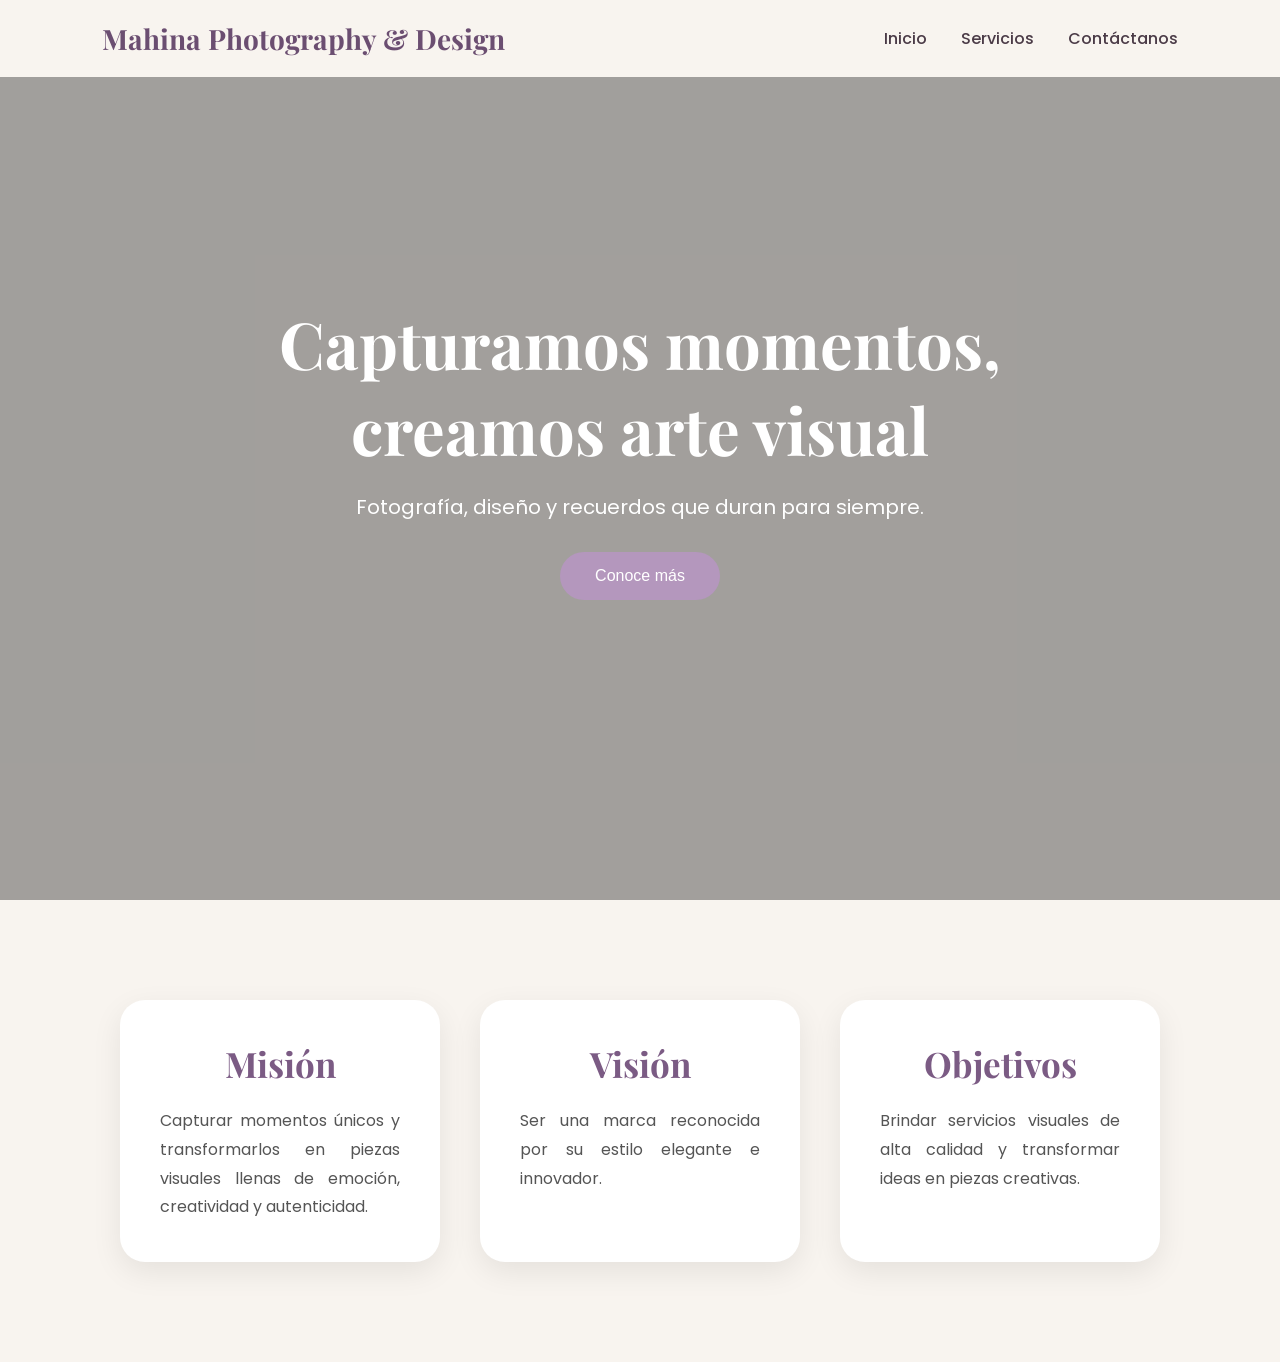
<file: Index.html>
<!DOCTYPE html>
<html lang="es">

<head>

    <meta charset="UTF-8">
    <meta name="viewport" content="width=device-width, initial-scale=1.0">

    <title>Mahina Photography & Design</title>

    <!-- Tipografías -->
    <link rel="preconnect" href="https://fonts.googleapis.com">

    <link href="https://fonts.googleapis.com/css2?family=Playfair+Display:wght@500;700&family=Poppins:wght@300;400;500&display=swap" rel="stylesheet">

    <!-- CSS -->
    <link rel="stylesheet" href="estilos.css">

</head>

<body>

    <!-- MENÚ -->

    <nav>

        <div class="logo">
            Mahina Photography & Design
        </div>

        <div class="menu">

            <a href="#">Inicio</a>
            <a href="servicios.html">Servicios</a>
            <a href="contacto.html">Contáctanos</a>

        </div>

    </nav>


    <!-- BANNER PRINCIPAL -->

    <header class="banner">

        <div class="overlay"></div>

        <div class="contenido-banner">

            <h1>
                Capturamos momentos,<br>
                creamos arte visual
            </h1>

            <p>
                Fotografía, diseño y recuerdos que duran para siempre.
            </p>

            <button>
                Conoce más
            </button>

        </div>

    </header>
    <section class="cards-home">

    <div class="card-home">

        <h2>Misión</h2>

        <p>
            Capturar momentos únicos y transformarlos en piezas visuales llenas de emoción,
            creatividad y autenticidad.
        </p>

    </div>


    <div class="card-home">

        <h2>Visión</h2>

        <p>
            Ser una marca reconocida por su estilo elegante e innovador.
        </p>

    </div>


    <div class="card-home">

        <h2>Objetivos</h2>

        <p>
            Brindar servicios visuales de alta calidad y transformar ideas en piezas creativas.
        </p>

    </div>

</section>
    

</body>

</html>
</file>
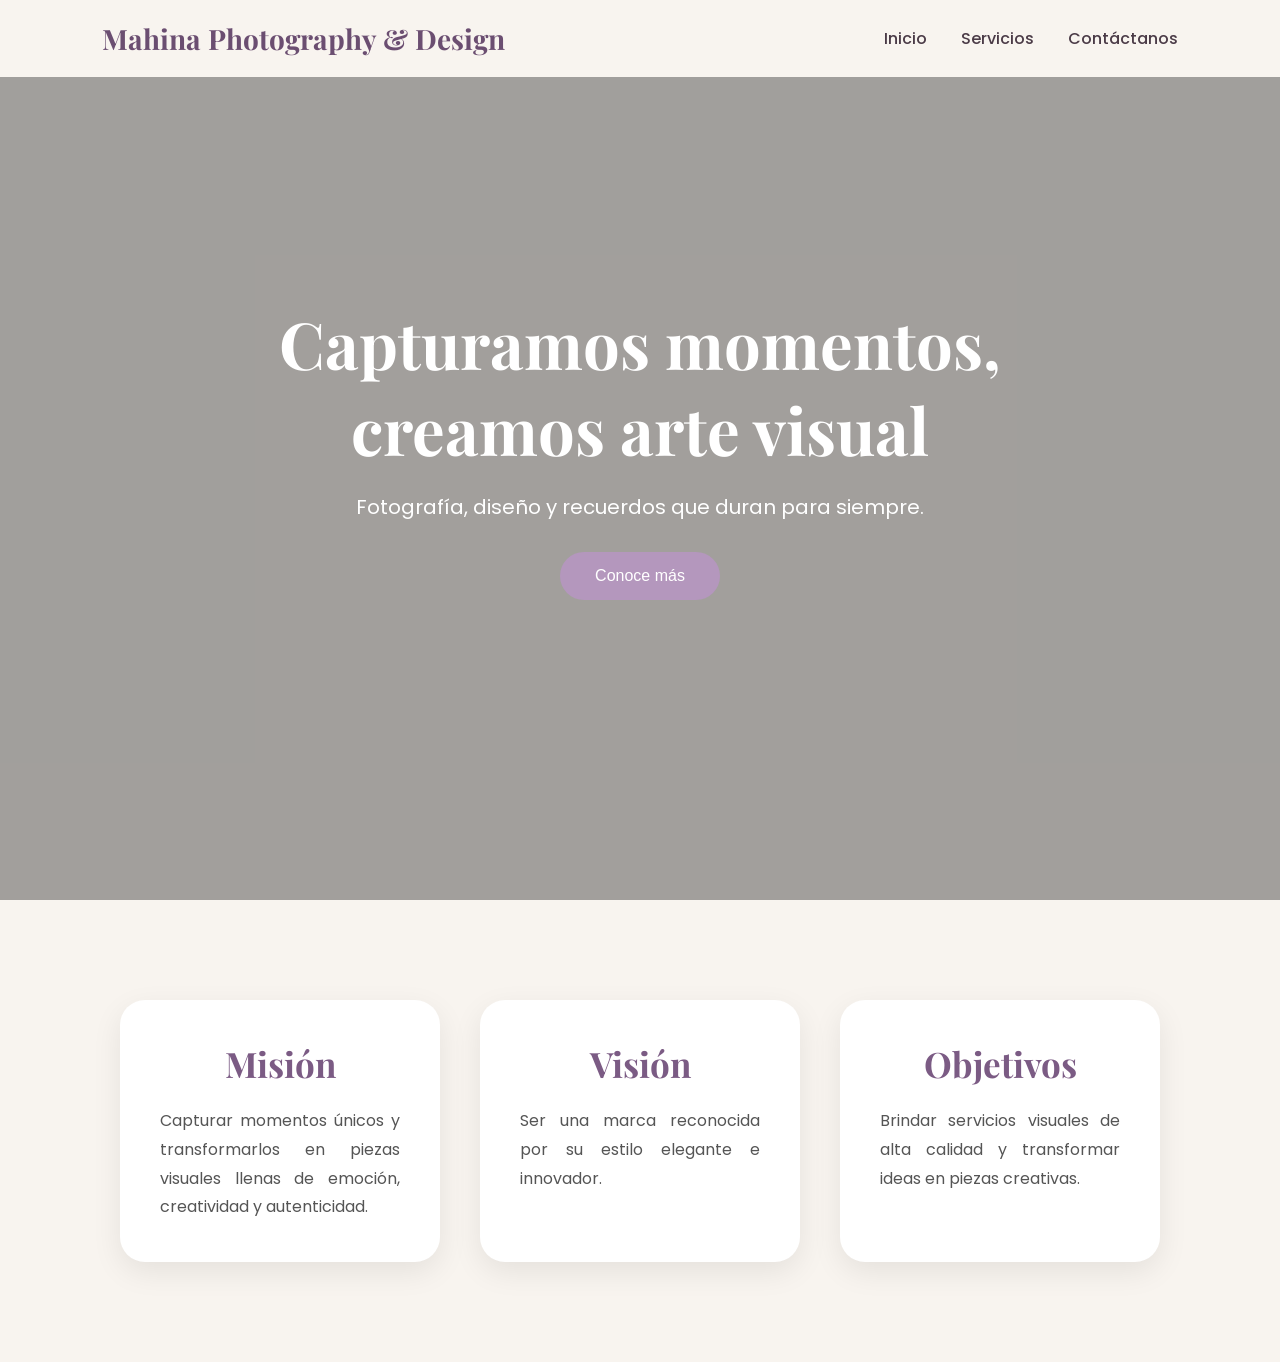
<file: index.html>
<!DOCTYPE html>
<html lang="es">

<head>

    <meta charset="UTF-8">
    <meta name="viewport" content="width=device-width, initial-scale=1.0">

    <title>Mahina Photography & Design</title>

    <!-- Tipografías -->
    <link rel="preconnect" href="https://fonts.googleapis.com">

    <link href="https://fonts.googleapis.com/css2?family=Playfair+Display:wght@500;700&family=Poppins:wght@300;400;500&display=swap" rel="stylesheet">

    <!-- CSS -->
    <link rel="stylesheet" href="estilos.css">

</head>

<body>

    <!-- MENÚ -->

    <nav>

        <div class="logo">
            Mahina Photography & Design
        </div>

        <div class="menu">

            <a href="#">Inicio</a>
            <a href="servicios.html">Servicios</a>
            <a href="contacto.html">Contáctanos</a>

        </div>

    </nav>


    <!-- BANNER PRINCIPAL -->

    <header class="banner">

        <div class="overlay"></div>

        <div class="contenido-banner">

            <h1>
                Capturamos momentos,<br>
                creamos arte visual
            </h1>

            <p>
                Fotografía, diseño y recuerdos que duran para siempre.
            </p>

            <button>
                Conoce más
            </button>

        </div>

    </header>
    <section class="cards-home">

    <div class="card-home">

        <h2>Misión</h2>

        <p>
            Capturar momentos únicos y transformarlos en piezas visuales llenas de emoción,
            creatividad y autenticidad.
        </p>

    </div>


    <div class="card-home">

        <h2>Visión</h2>

        <p>
            Ser una marca reconocida por su estilo elegante e innovador.
        </p>

    </div>


    <div class="card-home">

        <h2>Objetivos</h2>

        <p>
            Brindar servicios visuales de alta calidad y transformar ideas en piezas creativas.
        </p>

    </div>

</section>
    

</body>

</html>
</file>
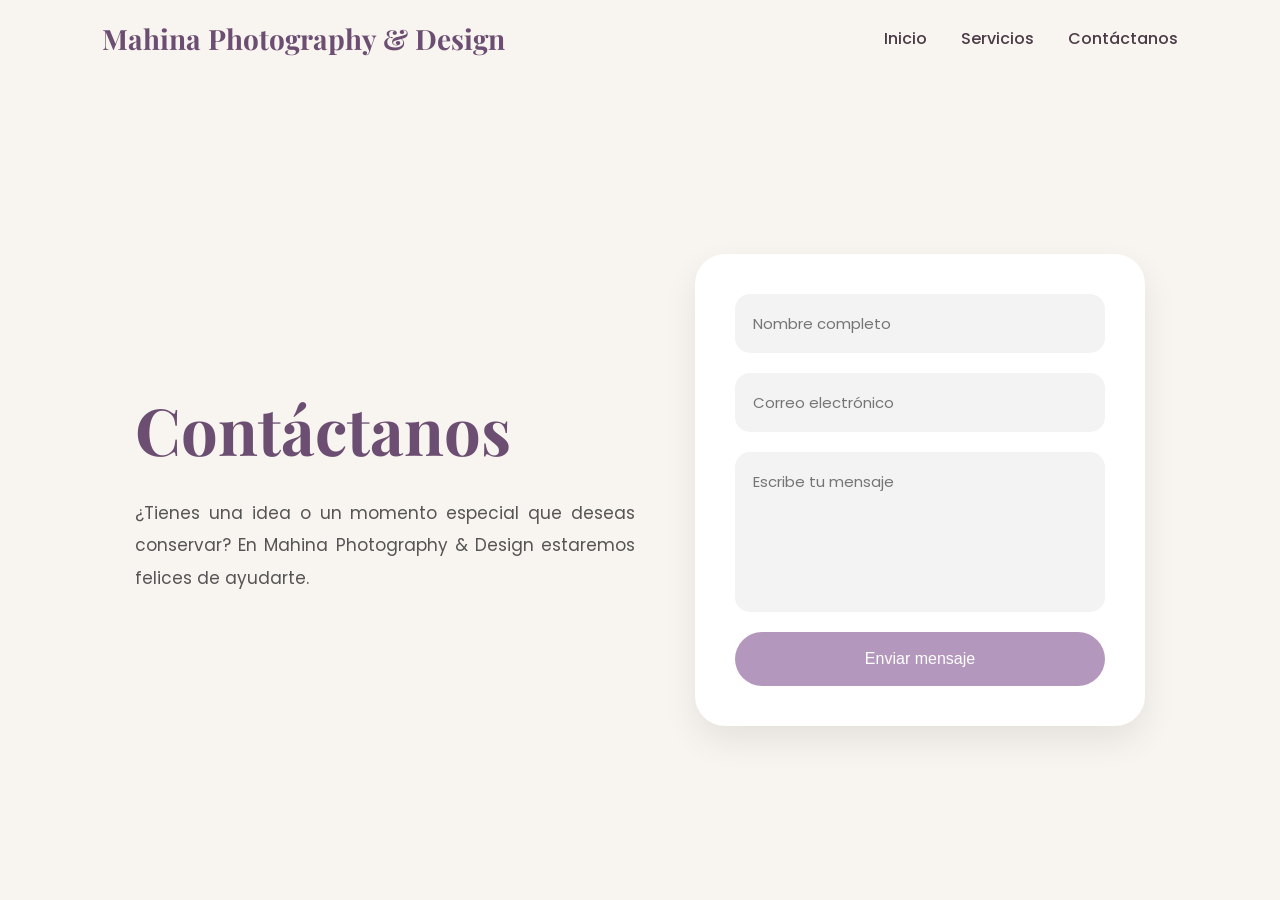
<file: contacto.html>
<!DOCTYPE html>
<html lang="es">

<head>

    <meta charset="UTF-8">
    <meta name="viewport" content="width=device-width, initial-scale=1.0">

    <title>Contáctanos | Mahina Photography & Design</title>

    <!-- Tipografías -->
    <link rel="preconnect" href="https://fonts.googleapis.com">

    <link href="https://fonts.googleapis.com/css2?family=Playfair+Display:wght@500;700&family=Poppins:wght@300;400;500&display=swap" rel="stylesheet">

    <!-- CSS -->
    <link rel="stylesheet" href="estilos.css">

</head>

<body>

    <!-- MENÚ -->

    <nav>

        <div class="logo">
            Mahina Photography & Design
        </div>

        <div class="menu">

            <a href="index.html">Inicio</a>
            <a href="servicios.html">Servicios</a>
            <a href="contacto.html">Contáctanos</a>

        </div>

    </nav>


    <!-- CONTENEDOR -->

    <section class="contacto">

        <div class="info-contacto">

            <h1>Contáctanos</h1>

            <p>
                ¿Tienes una idea o un momento especial que deseas conservar?
                En Mahina Photography & Design estaremos felices de ayudarte.
            </p>

        </div>


        <!-- FORMULARIO -->

        <form class="formulario">

            <input type="text" placeholder="Nombre completo">

            <input type="email" placeholder="Correo electrónico">

            <textarea placeholder="Escribe tu mensaje"></textarea>

            <button type="submit">
                Enviar mensaje
            </button>

        </form>

    </section>

</body>

</html>
</file>
<file: estilos.css>
*{
    margin:0;
    padding:0;
    box-sizing:border-box;
}

body{
    background-color:#F8F4EF;
    font-family:'Poppins', sans-serif;
}

/* MENÚ */

nav{
    width:100%;
    padding:20px 8%;
    display:flex;
    justify-content:space-between;
    align-items:center;
    background-color:#F8F4EF;
    position:fixed;
    top:0;
    z-index:1000;
}

.logo{
    font-family:'Playfair Display', serif;
    font-size:28px;
    color:#6B4E71;
    font-weight:bold;
}

.menu a{
    text-decoration:none;
    color:#4B3B47;
    margin-left:30px;
    font-weight:500;
    transition:0.3s;
}

.menu a:hover{
    color:#B497BD;
}

/* BANNER */

.banner{
    width:100%;
    height:100vh;

    background-image:url('https://images.unsplash.com/photo-1516035069371-29a1b244cc32?q=80&w=1600');

    background-size:cover;
    background-position:center;

    display:flex;
    justify-content:center;
    align-items:center;

    position:relative;
}

.overlay{
    position:absolute;
    width:100%;
    height:100%;
    background:rgba(0,0,0,0.35);
}

.contenido-banner{
    position:relative;
    text-align:center;
    color:white;
    z-index:2;
}

.contenido-banner h1{
    font-family:'Playfair Display', serif;
    font-size:65px;
    margin-bottom:20px;
}

.contenido-banner p{
    font-size:20px;
    margin-bottom:30px;
}

button{
    padding:15px 35px;
    border:none;
    background-color:#B497BD;
    color:white;
    font-size:16px;
    border-radius:50px;
    cursor:pointer;
    transition:0.3s;
}

button:hover{
    background-color:#9D7AA8;


}

/* HOME CARDS */

.cards-home {
    display: flex;
    justify-content: center;
    gap: 40px;
    flex-wrap: wrap;

    padding: 100px 8%;

    background-color: #F8F4EF;
}

.card-home {
    width: 320px;

    background-color: white;

    padding: 40px;

    border-radius: 25px;

    box-shadow: 0px 10px 30px rgba(0,0,0,0.08);

    transition: 0.4s;
}

.card-home:hover {
    transform: translateY(-10px);
}

.card-home h2 {
    text-align: center;

    margin-bottom: 20px;

    color: #7B5B84;

    font-family: 'Playfair Display', serif;

    font-size: 35px;
}

.card-home p {
    text-align: justify;

    line-height: 1.8;

    color: #555;
}

/* ======================= */
/* SERVICIOS */
/* ======================= */

.titulo-servicios{

    padding-top:180px;

    text-align:center;

    padding-left:8%;
    padding-right:8%;
}

.titulo-servicios h1{

    font-family:'Playfair Display', serif;

    font-size:60px;

    color:#6B4E71;

    margin-bottom:20px;
}

.titulo-servicios p{

    color:#666;

    font-size:18px;

    max-width:700px;

    margin:auto;

    line-height:1.8;
}


/* CARDS */

.servicios{

    width:100%;

    padding:80px 8%;

    display:flex;

    justify-content:center;

    gap:40px;

    flex-wrap:wrap;
}


.servicio-card{

    width:360px;

    background:white;

    border-radius:30px;

    overflow:hidden;

    box-shadow:0 15px 35px rgba(0,0,0,0.08);

    transition:0.4s;
}


.servicio-card:hover{

    transform:translateY(-12px);
}


.servicio-card img{

    width:100%;

    height:250px;

    object-fit:cover;
}


.contenido-servicio{

    padding:30px;
}


.contenido-servicio h2{

    font-family:'Playfair Display', serif;

    color:#7B5B84;

    margin-bottom:15px;

    font-size:32px;
}


.contenido-servicio p{

    color:#555;

    line-height:1.8;

    text-align:justify;
}

/* ======================= */
/* CONTACTO */
/* ======================= */

.contacto{

    width:100%;

    min-height:100vh;

    padding:180px 8% 100px;

    display:flex;

    justify-content:center;

    align-items:center;

    gap:60px;

    flex-wrap:wrap;

    background-color:#F8F4EF;
}


/* TEXTO */

.info-contacto{

    max-width:500px;
}


.info-contacto h1{

    font-family:'Playfair Display', serif;

    font-size:65px;

    color:#6B4E71;

    margin-bottom:25px;
}


.info-contacto p{

    color:#555;

    line-height:1.9;

    font-size:17px;

    text-align:justify;
}


/* FORMULARIO */

.formulario{

    width:450px;

    background:white;

    padding:40px;

    border-radius:30px;

    box-shadow:0 15px 35px rgba(0,0,0,0.08);

    display:flex;

    flex-direction:column;

    gap:20px;
}


.formulario input,
.formulario textarea{

    width:100%;

    padding:18px;

    border:none;

    background:#F3F3F3;

    border-radius:15px;

    font-size:15px;

    font-family:'Poppins', sans-serif;
}


.formulario textarea{

    height:160px;

    resize:none;
}


.formulario button{

    background:#B497BD;

    color:white;

    border:none;

    padding:18px;

    border-radius:50px;

    font-size:16px;

    cursor:pointer;

    transition:0.4s;
}


.formulario button:hover{

    background:#9D7AA8;
}
</file>
